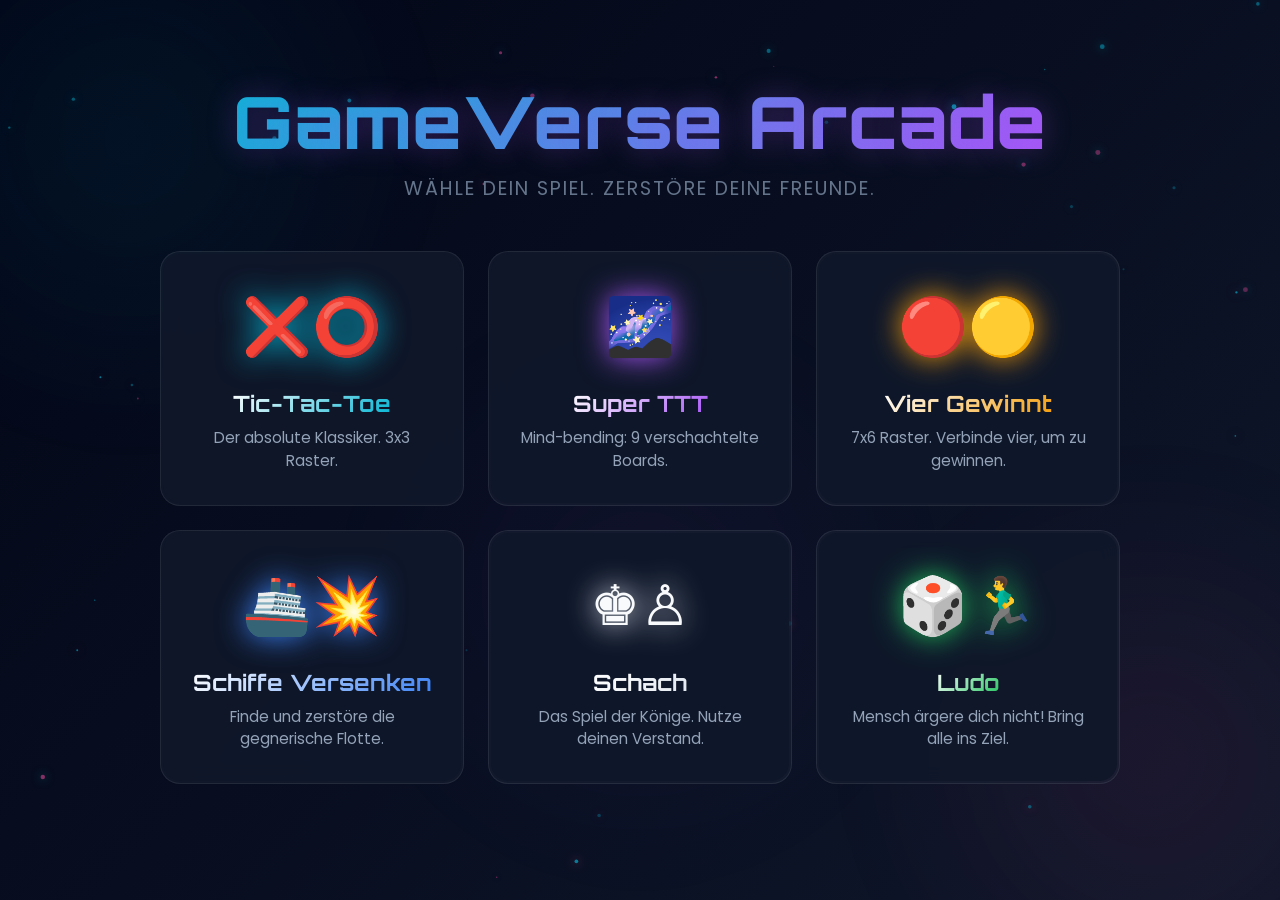
<file: index.html>
<!DOCTYPE html>
<html lang="de">
<head>
    <meta charset="UTF-8">
    <meta name="viewport" content="width=device-width, initial-scale=1.0">
    <title>GameVerse Arcade</title>
    <link href="https://fonts.googleapis.com/css2?family=Orbitron:wght@400;700;900&family=Poppins:wght@300;400;600&display=swap" rel="stylesheet">
    <link rel="stylesheet" href="shared.css">
    <link rel="stylesheet" href="hub.css">
</head>
<body>
    <canvas id="particle-canvas"></canvas>
    
    <div class="ambient-glow cyan"></div>
    <div class="ambient-glow pink"></div>
    <div class="ambient-glow purple"></div>

    <div class="hub-container">
        <h1 class="page-title">GameVerse Arcade</h1>
        <p class="subtitle">Wähle dein Spiel. Zerstöre deine Freunde.</p>

        <div class="game-grid">
            <!-- Normal Tic-Tac-Toe -->
            <a href="tictactoe.html" class="game-card" style="--card-color: #06b6d4;">
                <div class="card-content">
                    <div class="icon">❌⭕</div>
                    <h2>Tic-Tac-Toe</h2>
                    <p>Der absolute Klassiker. 3x3 Raster.</p>
                </div>
                <div class="card-glow"></div>
            </a>

            <!-- Super Tic-Tac-Toe -->
            <a href="super-tictactoe.html" class="game-card" style="--card-color: #a855f7;">
                <div class="card-content">
                    <div class="icon">🌌</div>
                    <h2>Super TTT</h2>
                    <p>Mind-bending: 9 verschachtelte Boards.</p>
                </div>
                <div class="card-glow"></div>
            </a>

            <!-- Vier Gewinnt -->
            <a href="connect4.html" class="game-card" style="--card-color: #f59e0b;">
                <div class="card-content">
                    <div class="icon">🔴🟡</div>
                    <h2>Vier Gewinnt</h2>
                    <p>7x6 Raster. Verbinde vier, um zu gewinnen.</p>
                </div>
                <div class="card-glow"></div>
            </a>

            <!-- Schiffe Versenken -->
            <a href="battleship.html" class="game-card" style="--card-color: #3b82f6;">
                <div class="card-content">
                    <div class="icon">🚢💥</div>
                    <h2>Schiffe Versenken</h2>
                    <p>Finde und zerstöre die gegnerische Flotte.</p>
                </div>
                <div class="card-glow"></div>
            </a>

            <!-- Schach -->
            <a href="chess.html" class="game-card" style="--card-color: #e2e8f0;">
                <div class="card-content">
                    <div class="icon">♚♙</div>
                    <h2>Schach</h2>
                    <p>Das Spiel der Könige. Nutze deinen Verstand.</p>
                </div>
                <div class="card-glow"></div>
            </a>

            <!-- Ludo -->
            <a href="ludo.html" class="game-card" style="--card-color: #22c55e;">
                <div class="card-content">
                    <div class="icon">🎲🏃‍♂️</div>
                    <h2>Ludo</h2>
                    <p>Mensch ärgere dich nicht! Bring alle ins Ziel.</p>
                </div>
                <div class="card-glow"></div>
            </a>
        </div>
    </div>

    <script src="hub.js"></script>
</body>
</html>
</file>
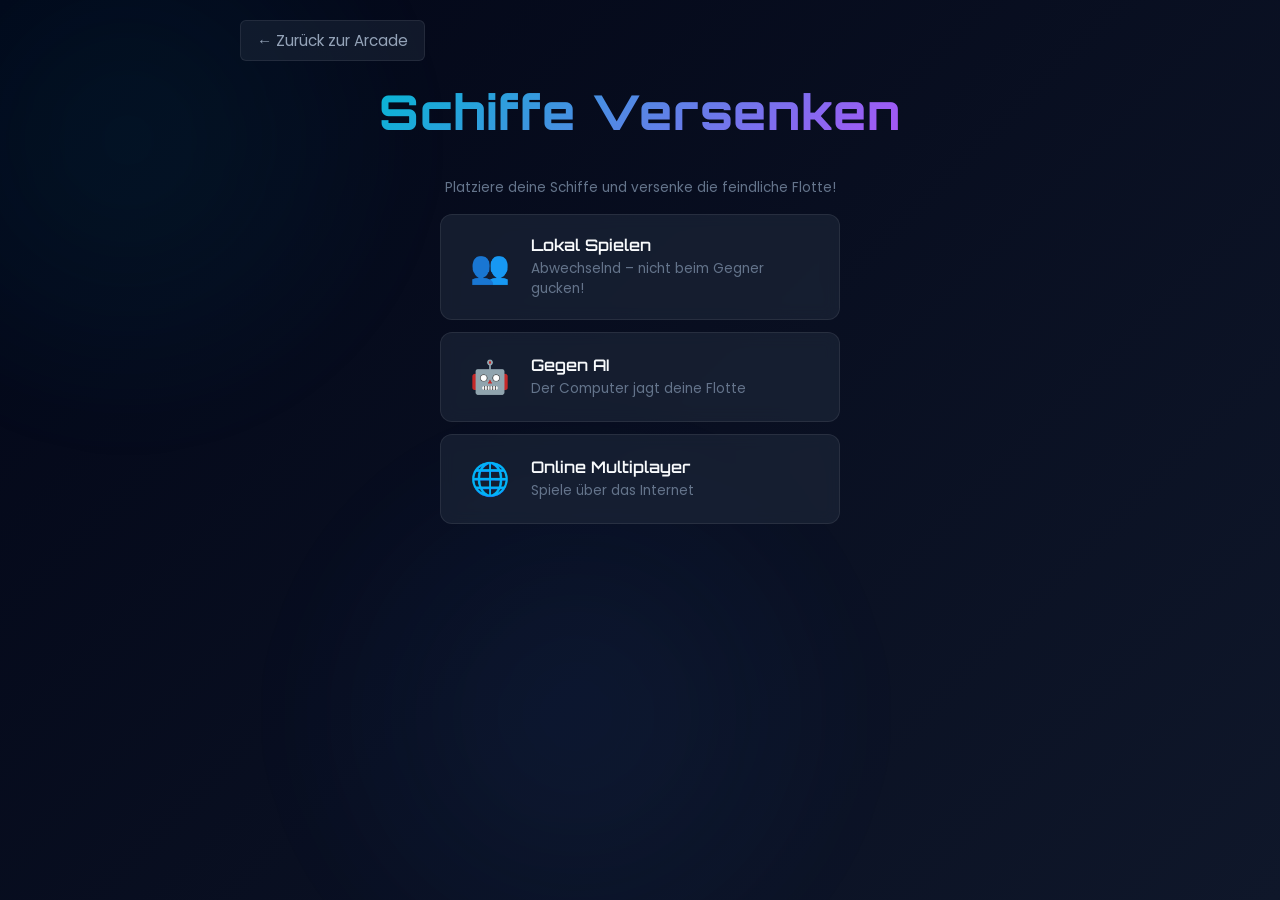
<file: battleship.html>
<!DOCTYPE html>
<html lang="de">
<head>
    <meta charset="UTF-8">
    <meta name="viewport" content="width=device-width, initial-scale=1.0">
    <title>Schiffe Versenken | GameVerse</title>
    <link href="https://fonts.googleapis.com/css2?family=Orbitron:wght@400;700;900&family=Poppins:wght@300;400;600&display=swap" rel="stylesheet">
    <link rel="stylesheet" href="shared.css">
    <link rel="stylesheet" href="battleship.css">
</head>
<body>
    <div class="ambient-glow cyan"></div>
    <div class="ambient-glow blue"></div>

    <!-- View: Mode Select -->
    <div id="view-mode-select" class="view active">
        <button class="btn-back" onclick="goBackToHub()">← Zurück zur Arcade</button>
        <h1 class="page-title">Schiffe Versenken</h1>
        <p class="hint-text">Platziere deine Schiffe und versenke die feindliche Flotte!</p>
        
        <div class="mode-select">
            <div class="mode-card" onclick="startGame('local')">
                <div class="mode-icon">👥</div>
                <div class="mode-info">
                    <h3>Lokal Spielen</h3>
                    <p>Abwechselnd – nicht beim Gegner gucken!</p>
                </div>
            </div>
            <div class="mode-card" onclick="startGame('bot')">
                <div class="mode-icon">🤖</div>
                <div class="mode-info">
                    <h3>Gegen AI</h3>
                    <p>Der Computer jagt deine Flotte</p>
                </div>
            </div>
            <div class="mode-card" onclick="showOnlineLobby()">
                <div class="mode-icon">🌐</div>
                <div class="mode-info">
                    <h3>Online Multiplayer</h3>
                    <p>Spiele über das Internet</p>
                </div>
            </div>
        </div>
    </div>

    <!-- View: Online Lobby -->
    <div id="view-online" class="view">
        <button class="btn-back" onclick="showView('view-mode-select')">← Zurück</button>
        <div class="server-header">
            <h2>Verfügbare Spiele</h2>
            <button class="btn-action" onclick="showCreateServerModal()">+ Erstellen</button>
        </div>
        <div class="server-list" id="server-list-container"></div>
    </div>

    <!-- View: Setup (Place Ships) -->
    <div id="view-setup" class="view">
        <button class="btn-back" onclick="leaveGame()">← Abbrechen</button>
        <h2 class="setup-title">Platziere deine Schiffe</h2>
        <p class="hint-text" id="ship-hint">Klicke auf das Feld, um das Schiff zu platzieren. Drücke R zum Drehen.</p>
        
        <div class="ship-selector" id="ship-selector">
            <!-- Ship buttons populated by JS -->
        </div>

        <div class="bs-grid-container">
            <div class="bs-grid" id="setup-grid">
                <!-- 10x10 generated by JS -->
            </div>
        </div>

        <div class="setup-actions">
            <button class="btn-action" id="btn-random" onclick="randomPlacement()">🎲 Zufällig</button>
            <button class="btn-action" id="btn-ready" onclick="confirmPlacement()" disabled>✅ Fertig</button>
        </div>
    </div>

    <!-- View: Game -->
    <div id="view-game" class="view">
        <button class="btn-back" onclick="leaveGame()">← Aufgeben</button>
        
        <div class="game-status" id="status">
            <span class="player-indicator" id="player-indicator">Dein Zug</span>
            <span class="online-badge" id="online-status"></span>
        </div>

        <div class="bs-dual-grid">
            <div class="bs-grid-wrap">
                <h3 class="grid-label">Gegner</h3>
                <div class="bs-grid enemy-grid" id="enemy-grid">
                    <!-- 10x10 generated by JS -->
                </div>
            </div>
            <div class="bs-grid-wrap">
                <h3 class="grid-label">Dein Feld</h3>
                <div class="bs-grid my-grid" id="my-grid">
                    <!-- 10x10 generated by JS -->
                </div>
            </div>
        </div>
    </div>

    <!-- Modals -->
    <div class="modal-overlay" id="modal-create-server">
        <div class="modal">
            <h2>Spiel Erstellen</h2>
            <div class="input-group"><label>Server Name</label><input type="text" id="input-server-name" placeholder="Mein Flottenspiel"></div>
            <div class="input-group"><label>Passwort (optional)</label><input type="password" id="input-server-pw" placeholder="***"></div>
            <div class="modal-actions">
                <button class="btn-cancel" onclick="hideModals()">Abbrechen</button>
                <button class="btn-action" onclick="createServer()">Erstellen</button>
            </div>
        </div>
    </div>
    <div class="modal-overlay" id="modal-join-server">
        <div class="modal">
            <h2>Beitreten</h2>
            <p id="join-server-name" style="margin-bottom:15px; color:var(--text-secondary);"></p>
            <div class="input-group" id="join-pw-group"><label>Passwort</label><input type="password" id="input-join-pw" placeholder="Passwort eingeben"></div>
            <p id="join-error" style="color:var(--red); font-size:0.9rem; display:none; margin-bottom:10px;"></p>
            <div class="modal-actions">
                <button class="btn-cancel" onclick="hideModals()">Abbrechen</button>
                <button class="btn-action" onclick="joinServerSubmit()">Beitreten</button>
            </div>
        </div>
    </div>
    <div class="modal-overlay" id="modal-endgame">
        <div class="modal">
            <h2 class="win-text" id="winner-text">Du hast gewonnen!</h2>
            <p style="color:var(--text-secondary); margin-bottom: 20px;">Alle Schiffe versenkt!</p>
            <button class="btn-action" onclick="leaveGame(); hideModals();">Zurück zum Menü</button>
        </div>
    </div>
    
    <!-- Pass Screen for Local -->
    <div class="modal-overlay" id="modal-pass-screen">
        <div class="modal">
            <h2 id="pass-title">Spieler 2 ist dran!</h2>
            <p style="color:var(--text-secondary); margin-bottom: 20px;">Gib das Gerät weiter und drücke "Bereit"</p>
            <button class="btn-action" onclick="hideModals(); continueLocalTurn();">Bereit</button>
        </div>
    </div>

    <script src="shared.js"></script>
    <script src="battleship.js"></script>
</body>
</html>
</file>
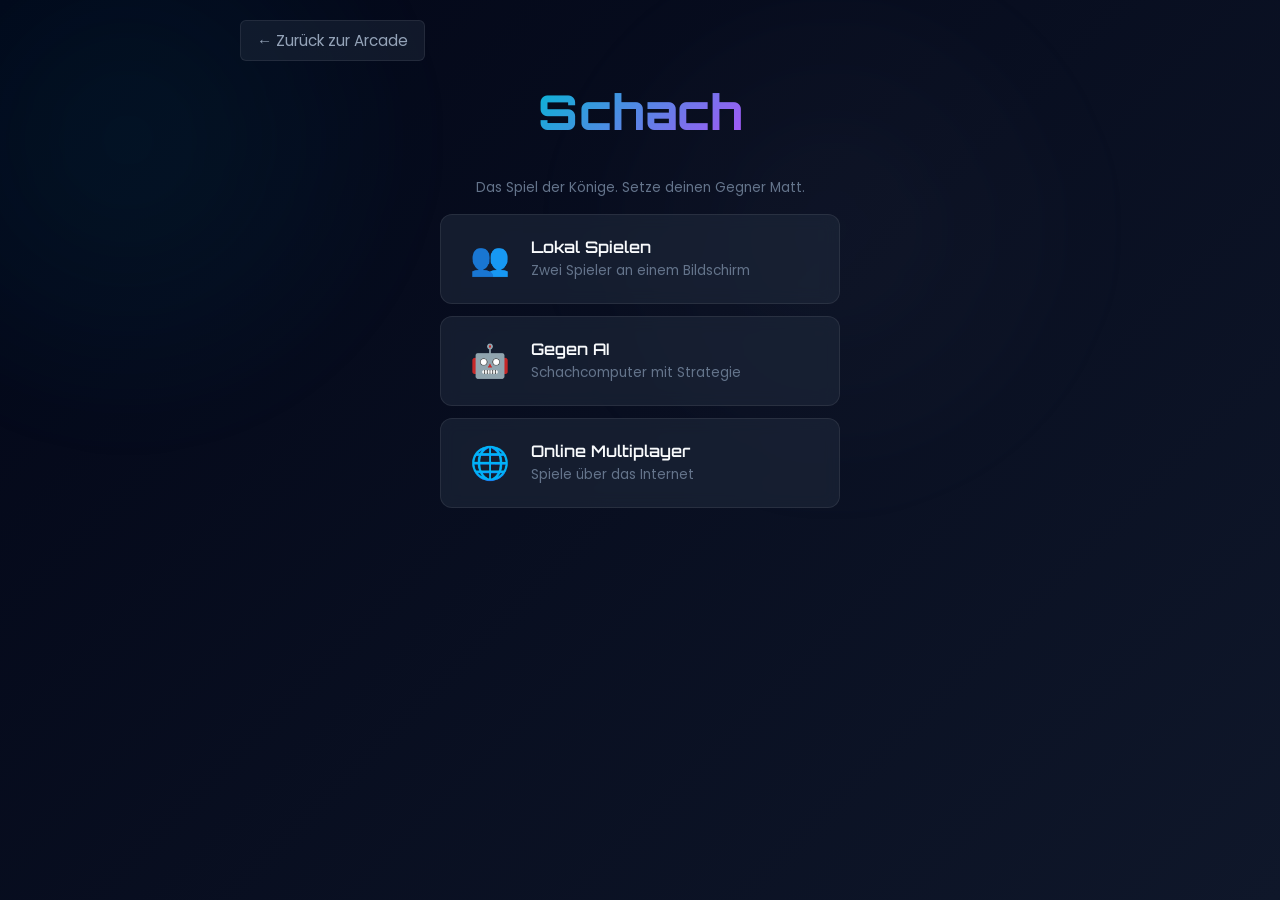
<file: chess.html>
<!DOCTYPE html>
<html lang="de">
<head>
    <meta charset="UTF-8">
    <meta name="viewport" content="width=device-width, initial-scale=1.0">
    <title>Schach | GameVerse</title>
    <link href="https://fonts.googleapis.com/css2?family=Orbitron:wght@400;700;900&family=Poppins:wght@300;400;600&display=swap" rel="stylesheet">
    <link rel="stylesheet" href="shared.css">
    <link rel="stylesheet" href="chess.css">
</head>
<body>
    <div class="ambient-glow white"></div>
    <div class="ambient-glow cyan"></div>

    <!-- View: Mode Select -->
    <div id="view-mode-select" class="view active">
        <button class="btn-back" onclick="goBackToHub()">← Zurück zur Arcade</button>
        <h1 class="page-title">Schach</h1>
        <p class="hint-text">Das Spiel der Könige. Setze deinen Gegner Matt.</p>
        
        <div class="mode-select">
            <div class="mode-card" onclick="startGame('local')">
                <div class="mode-icon">👥</div>
                <div class="mode-info"><h3>Lokal Spielen</h3><p>Zwei Spieler an einem Bildschirm</p></div>
            </div>
            <div class="mode-card" onclick="startGame('bot')">
                <div class="mode-icon">🤖</div>
                <div class="mode-info"><h3>Gegen AI</h3><p>Schachcomputer mit Strategie</p></div>
            </div>
            <div class="mode-card" onclick="showOnlineLobby()">
                <div class="mode-icon">🌐</div>
                <div class="mode-info"><h3>Online Multiplayer</h3><p>Spiele über das Internet</p></div>
            </div>
        </div>
    </div>

    <!-- View: Online Lobby -->
    <div id="view-online" class="view">
        <button class="btn-back" onclick="showView('view-mode-select')">← Zurück</button>
        <div class="server-header">
            <h2>Verfügbare Spiele</h2>
            <button class="btn-action" onclick="showCreateServerModal()">+ Erstellen</button>
        </div>
        <div class="server-list" id="server-list-container"></div>
    </div>

    <!-- View: Game -->
    <div id="view-game" class="view">
        <button class="btn-back" onclick="leaveGame()">← Aufgeben</button>
        
        <div class="game-status" id="status">
            <span class="player-indicator" id="player-indicator">♔ Weiß</span> ist am Zug
            <span class="online-badge" id="online-status"></span>
        </div>

        <div class="chess-board-wrap">
            <div class="chess-board" id="board"></div>
        </div>
        
        <div class="chess-info" id="chess-info"></div>
    </div>

    <!-- Modals -->
    <div class="modal-overlay" id="modal-create-server">
        <div class="modal">
            <h2>Spiel Erstellen</h2>
            <div class="input-group"><label>Server Name</label><input type="text" id="input-server-name" placeholder="Schach Duell"></div>
            <div class="input-group"><label>Passwort (optional)</label><input type="password" id="input-server-pw" placeholder="***"></div>
            <div class="modal-actions">
                <button class="btn-cancel" onclick="hideModals()">Abbrechen</button>
                <button class="btn-action" onclick="createServer()">Erstellen</button>
            </div>
        </div>
    </div>
    <div class="modal-overlay" id="modal-join-server">
        <div class="modal">
            <h2>Beitreten</h2>
            <p id="join-server-name" style="margin-bottom:15px; color:var(--text-secondary);"></p>
            <div class="input-group" id="join-pw-group"><label>Passwort</label><input type="password" id="input-join-pw" placeholder="Passwort eingeben"></div>
            <p id="join-error" style="color:var(--red); font-size:0.9rem; display:none; margin-bottom:10px;"></p>
            <div class="modal-actions">
                <button class="btn-cancel" onclick="hideModals()">Abbrechen</button>
                <button class="btn-action" onclick="joinServerSubmit()">Beitreten</button>
            </div>
        </div>
    </div>
    <div class="modal-overlay" id="modal-endgame">
        <div class="modal">
            <h2 class="win-text" id="winner-text">Schachmatt!</h2>
            <p style="color:var(--text-secondary); margin-bottom: 20px;" id="endgame-sub">Gut gespielt!</p>
            <button class="btn-action" onclick="leaveGame(); hideModals();">Zurück zum Menü</button>
        </div>
    </div>
    <div class="modal-overlay" id="modal-promote">
        <div class="modal">
            <h2>Bauernumwandlung</h2>
            <p style="color:var(--text-secondary); margin-bottom: 15px;">Wähle eine Figur:</p>
            <div class="promote-options" id="promote-options"></div>
        </div>
    </div>

    <script src="shared.js"></script>
    <script src="chess.js"></script>
</body>
</html>
</file>
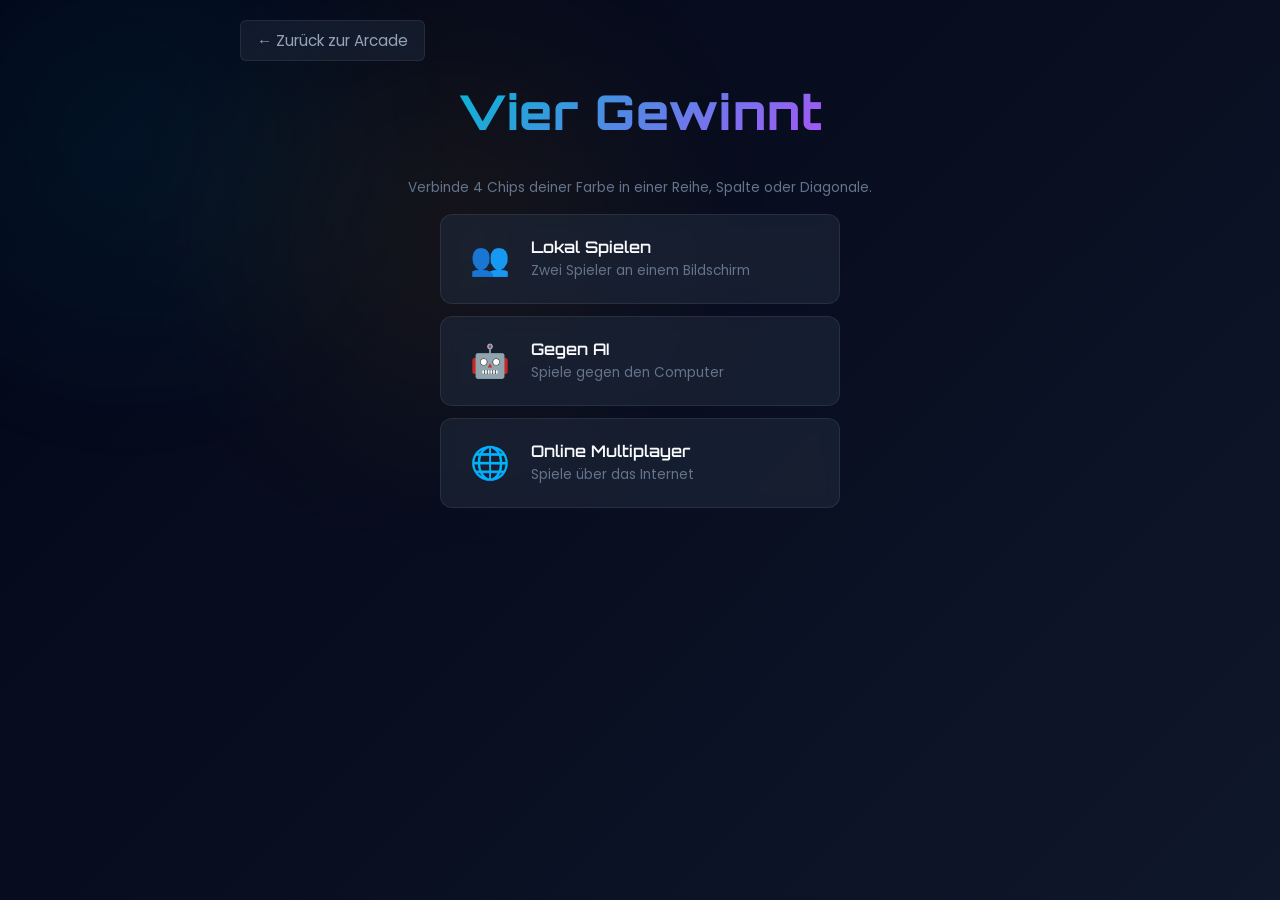
<file: connect4.html>
<!DOCTYPE html>
<html lang="de">
<head>
    <meta charset="UTF-8">
    <meta name="viewport" content="width=device-width, initial-scale=1.0">
    <title>Vier Gewinnt | GameVerse</title>
    <link href="https://fonts.googleapis.com/css2?family=Orbitron:wght@400;700;900&family=Poppins:wght@300;400;600&display=swap" rel="stylesheet">
    <link rel="stylesheet" href="shared.css">
    <link rel="stylesheet" href="connect4.css">
</head>
<body>
    <div class="ambient-glow amber"></div>
    <div class="ambient-glow cyan"></div>

    <!-- View: Mode Select -->
    <div id="view-mode-select" class="view active">
        <button class="btn-back" onclick="goBackToHub()">← Zurück zur Arcade</button>
        <h1 class="page-title">Vier Gewinnt</h1>
        <p class="hint-text">Verbinde 4 Chips deiner Farbe in einer Reihe, Spalte oder Diagonale.</p>
        
        <div class="mode-select">
            <div class="mode-card" onclick="startGame('local')">
                <div class="mode-icon">👥</div>
                <div class="mode-info">
                    <h3>Lokal Spielen</h3>
                    <p>Zwei Spieler an einem Bildschirm</p>
                </div>
            </div>
            <div class="mode-card" onclick="startGame('bot')">
                <div class="mode-icon">🤖</div>
                <div class="mode-info">
                    <h3>Gegen AI</h3>
                    <p>Spiele gegen den Computer</p>
                </div>
            </div>
            <div class="mode-card" onclick="showOnlineLobby()">
                <div class="mode-icon">🌐</div>
                <div class="mode-info">
                    <h3>Online Multiplayer</h3>
                    <p>Spiele über das Internet</p>
                </div>
            </div>
        </div>
    </div>

    <!-- View: Online Lobby -->
    <div id="view-online" class="view">
        <button class="btn-back" onclick="showView('view-mode-select')">← Zurück</button>
        <div class="server-header">
            <h2>Verfügbare Spiele</h2>
            <button class="btn-action" onclick="showCreateServerModal()">+ Erstellen</button>
        </div>
        <div class="server-list" id="server-list-container"></div>
    </div>

    <!-- View: Game -->
    <div id="view-game" class="view">
        <button class="btn-back" onclick="leaveGame()">← Spiel verlassen</button>
        
        <div class="game-status" id="status">
            <span class="player-indicator p1-color" id="player-indicator">🔴 Rot</span> ist am Zug <span class="online-badge" id="online-status"></span>
        </div>

        <div class="c4-board-container">
            <div class="c4-board" id="board">
                <!-- 7 columns with 6 cells each -->
            </div>
        </div>
    </div>

    <!-- Modals (Shared structures) -->
    <div class="modal-overlay" id="modal-create-server">
        <div class="modal">
            <h2>Spiel Erstellen</h2>
            <div class="input-group">
                <label>Server Name</label>
                <input type="text" id="input-server-name" placeholder="Connect4 Server">
            </div>
            <div class="input-group">
                <label>Passwort (optional)</label>
                <input type="password" id="input-server-pw" placeholder="***">
            </div>
            <div class="modal-actions">
                <button class="btn-cancel" onclick="hideModals()">Abbrechen</button>
                <button class="btn-action" onclick="createServer()">Erstellen</button>
            </div>
        </div>
    </div>

    <div class="modal-overlay" id="modal-join-server">
        <div class="modal">
            <h2>Beitreten</h2>
            <p id="join-server-name" style="margin-bottom:15px; color:var(--text-secondary);"></p>
            <div class="input-group" id="join-pw-group">
                <label>Passwort</label>
                <input type="password" id="input-join-pw" placeholder="Passwort eingeben">
            </div>
            <p id="join-error" style="color:var(--red); font-size:0.9rem; display:none; margin-bottom:10px;"></p>
            <div class="modal-actions">
                <button class="btn-cancel" onclick="hideModals()">Abbrechen</button>
                <button class="btn-action" onclick="joinServerSubmit()">Beitreten</button>
            </div>
        </div>
    </div>

    <div class="modal-overlay" id="modal-endgame">
        <div class="modal">
            <h2 class="win-text" id="winner-text">Rot gewinnt!</h2>
            <p style="color:var(--text-secondary); margin-bottom: 20px;">Gut gespielt!</p>
            <button class="btn-action" onclick="leaveGame(); hideModals();">Zurück zum Menü</button>
        </div>
    </div>

    <script src="shared.js"></script>
    <script src="connect4.js"></script>
</body>
</html>
</file>
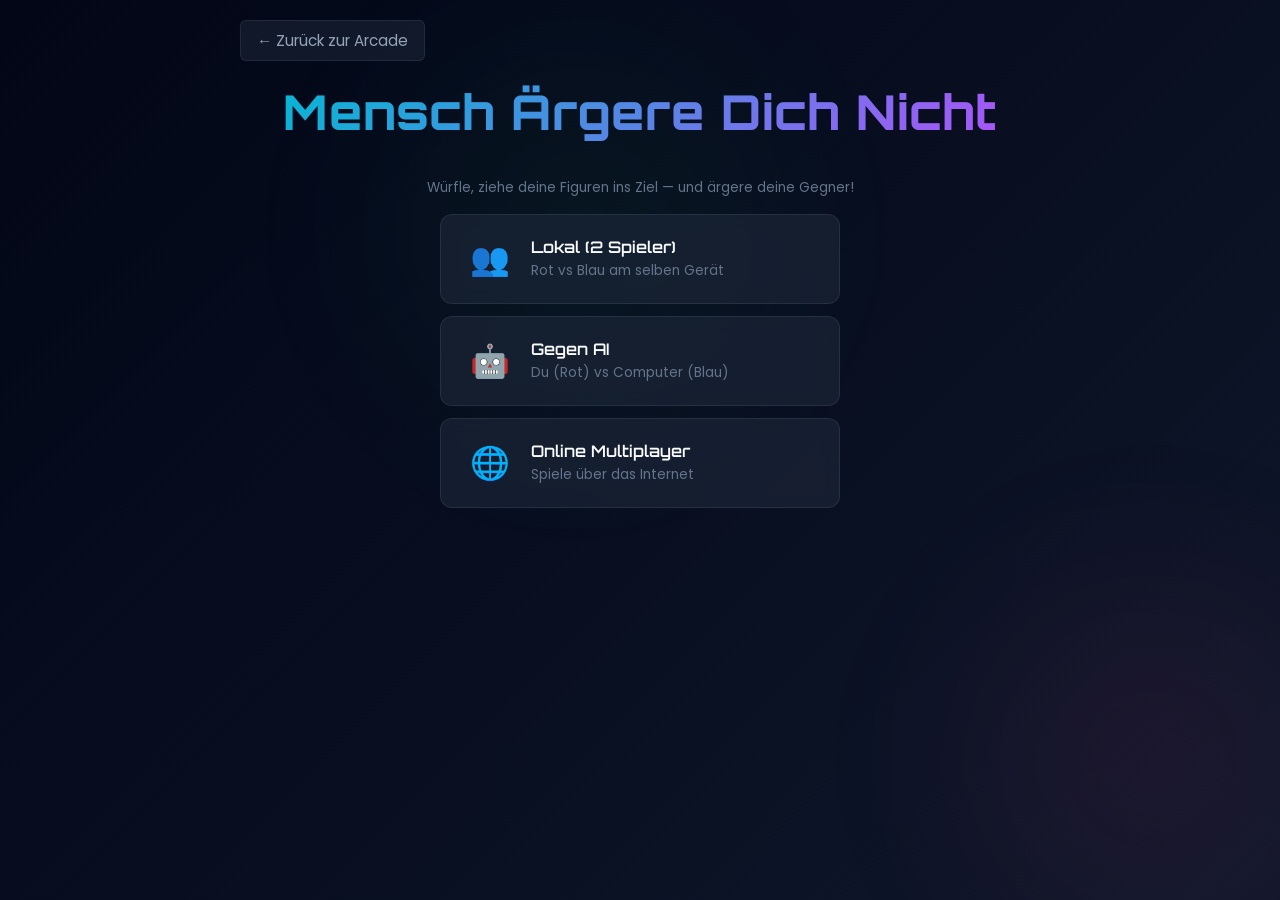
<file: ludo.html>
<!DOCTYPE html>
<html lang="de">
<head>
    <meta charset="UTF-8">
    <meta name="viewport" content="width=device-width, initial-scale=1.0">
    <title>Ludo | GameVerse</title>
    <link href="https://fonts.googleapis.com/css2?family=Orbitron:wght@400;700;900&family=Poppins:wght@300;400;600&display=swap" rel="stylesheet">
    <link rel="stylesheet" href="shared.css">
    <link rel="stylesheet" href="ludo.css">
</head>
<body>
    <div class="ambient-glow green"></div>
    <div class="ambient-glow pink"></div>

    <!-- View: Mode Select -->
    <div id="view-mode-select" class="view active">
        <button class="btn-back" onclick="goBackToHub()">← Zurück zur Arcade</button>
        <h1 class="page-title">Mensch Ärgere Dich Nicht</h1>
        <p class="hint-text">Würfle, ziehe deine Figuren ins Ziel — und ärgere deine Gegner!</p>
        
        <div class="mode-select">
            <div class="mode-card" onclick="startGame('local')">
                <div class="mode-icon">👥</div>
                <div class="mode-info"><h3>Lokal (2 Spieler)</h3><p>Rot vs Blau am selben Gerät</p></div>
            </div>
            <div class="mode-card" onclick="startGame('bot')">
                <div class="mode-icon">🤖</div>
                <div class="mode-info"><h3>Gegen AI</h3><p>Du (Rot) vs Computer (Blau)</p></div>
            </div>
            <div class="mode-card" onclick="showOnlineLobby()">
                <div class="mode-icon">🌐</div>
                <div class="mode-info"><h3>Online Multiplayer</h3><p>Spiele über das Internet</p></div>
            </div>
        </div>
    </div>

    <!-- View: Online Lobby -->
    <div id="view-online" class="view">
        <button class="btn-back" onclick="showView('view-mode-select')">← Zurück</button>
        <div class="server-header">
            <h2>Verfügbare Spiele</h2>
            <button class="btn-action" onclick="showCreateServerModal()">+ Erstellen</button>
        </div>
        <div class="server-list" id="server-list-container"></div>
    </div>

    <!-- View: Game -->
    <div id="view-game" class="view">
        <button class="btn-back" onclick="leaveGame()">← Aufgeben</button>
        
        <div class="game-status" id="status">
            <span class="player-indicator" id="player-indicator">🔴 Rot</span> ist am Zug
            <span class="online-badge" id="online-status"></span>
        </div>

        <div class="ludo-container">
            <canvas id="ludo-canvas" width="520" height="520"></canvas>
        </div>

        <div class="dice-area">
            <div class="dice" id="dice" onclick="rollDice()">🎲</div>
            <p class="dice-result" id="dice-result"></p>
        </div>
        
        <p class="hint-text" id="game-hint">Klicke auf den Würfel zum Würfeln.</p>
    </div>

    <!-- Modals -->
    <div class="modal-overlay" id="modal-create-server">
        <div class="modal">
            <h2>Spiel Erstellen</h2>
            <div class="input-group"><label>Server Name</label><input type="text" id="input-server-name" placeholder="Ludo Party"></div>
            <div class="input-group"><label>Passwort (optional)</label><input type="password" id="input-server-pw" placeholder="***"></div>
            <div class="modal-actions">
                <button class="btn-cancel" onclick="hideModals()">Abbrechen</button>
                <button class="btn-action" onclick="createServer()">Erstellen</button>
            </div>
        </div>
    </div>
    <div class="modal-overlay" id="modal-join-server">
        <div class="modal">
            <h2>Beitreten</h2>
            <p id="join-server-name" style="margin-bottom:15px; color:var(--text-secondary);"></p>
            <div class="input-group" id="join-pw-group"><label>Passwort</label><input type="password" id="input-join-pw"></div>
            <p id="join-error" style="color:var(--red); font-size:0.9rem; display:none; margin-bottom:10px;"></p>
            <div class="modal-actions">
                <button class="btn-cancel" onclick="hideModals()">Abbrechen</button>
                <button class="btn-action" onclick="joinServerSubmit()">Beitreten</button>
            </div>
        </div>
    </div>
    <div class="modal-overlay" id="modal-endgame">
        <div class="modal">
            <h2 class="win-text" id="winner-text">Rot gewinnt!</h2>
            <p style="color:var(--text-secondary); margin-bottom: 20px;">Alle Figuren im Ziel!</p>
            <button class="btn-action" onclick="leaveGame(); hideModals();">Zurück</button>
        </div>
    </div>

    <script src="shared.js"></script>
    <script src="ludo.js"></script>
</body>
</html>
</file>
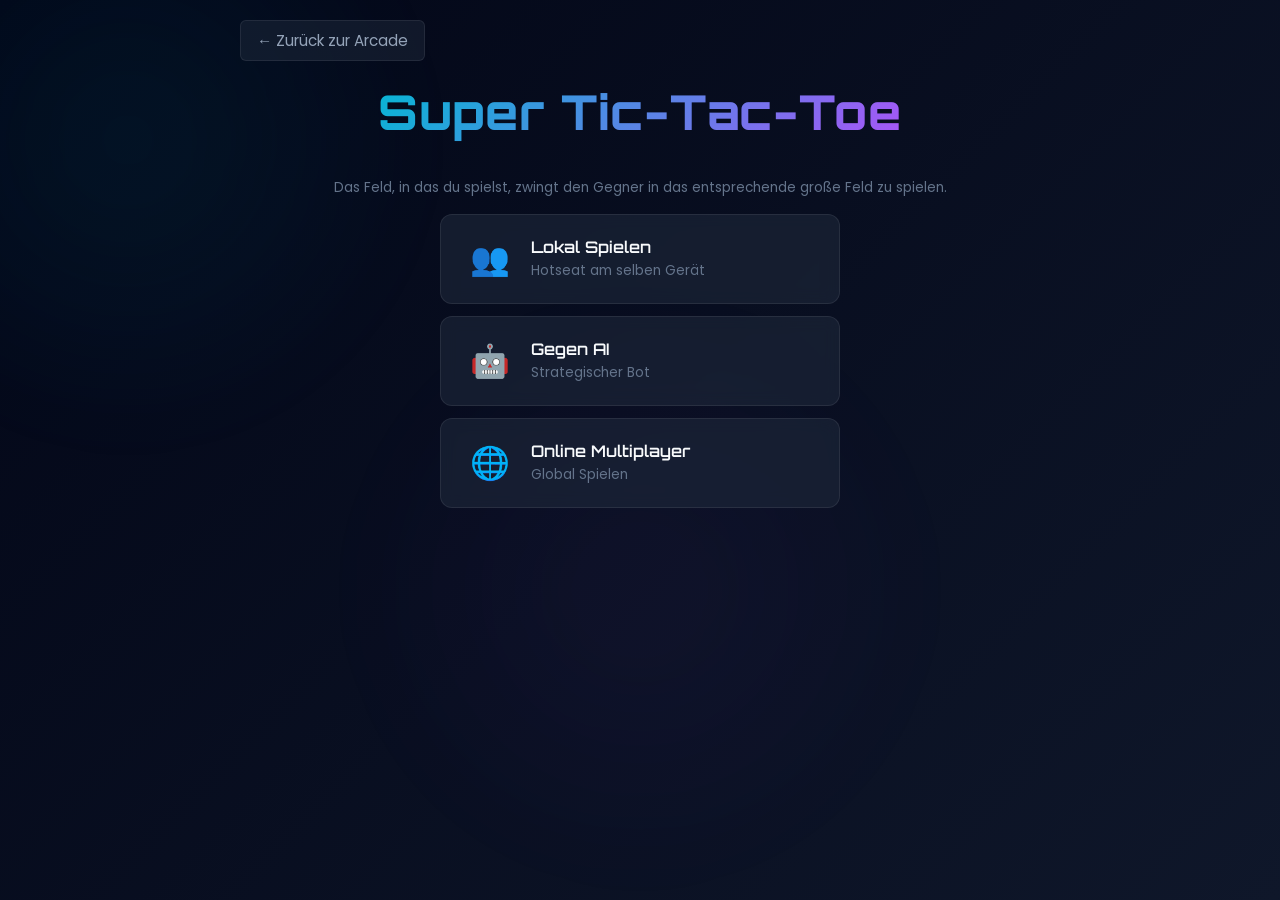
<file: super-tictactoe.html>
<!DOCTYPE html>
<html lang="de">
<head>
    <meta charset="UTF-8">
    <meta name="viewport" content="width=device-width, initial-scale=1.0">
    <title>Super Tic-Tac-Toe | GameVerse</title>
    <link href="https://fonts.googleapis.com/css2?family=Orbitron:wght@400;700;900&family=Poppins:wght@300;400;600&display=swap" rel="stylesheet">
    <link rel="stylesheet" href="shared.css">
    <link rel="stylesheet" href="super-tictactoe.css">
</head>
<body>
    <div class="ambient-glow purple"></div>
    <div class="ambient-glow cyan"></div>

    <!-- View: Mode Select -->
    <div id="view-mode-select" class="view active">
        <button class="btn-back" onclick="goBackToHub()">← Zurück zur Arcade</button>
        <h1 class="page-title">Super Tic-Tac-Toe</h1>
        <p class="hint-text">Das Feld, in das du spielst, zwingt den Gegner in das entsprechende große Feld zu spielen.</p>
        
        <div class="mode-select">
            <div class="mode-card" onclick="startGame('local')">
                <div class="mode-icon">👥</div>
                <div class="mode-info">
                    <h3>Lokal Spielen</h3>
                    <p>Hotseat am selben Gerät</p>
                </div>
            </div>
            <div class="mode-card" onclick="startGame('bot')">
                <div class="mode-icon">🤖</div>
                <div class="mode-info">
                    <h3>Gegen AI</h3>
                    <p>Strategischer Bot</p>
                </div>
            </div>
            <div class="mode-card" onclick="showOnlineLobby()">
                <div class="mode-icon">🌐</div>
                <div class="mode-info">
                    <h3>Online Multiplayer</h3>
                    <p>Global Spielen</p>
                </div>
            </div>
        </div>
    </div>

    <!-- View: Online Lobby -->
    <div id="view-online" class="view">
        <button class="btn-back" onclick="showView('view-mode-select')">← Zurück</button>
        <div class="server-header">
            <h2>Spiele Suchen</h2>
            <button class="btn-action" onclick="showCreateServerModal()">+ Erstellen</button>
        </div>
        <div class="server-list" id="server-list-container"></div>
    </div>

    <!-- View: Game -->
    <div id="view-game" class="view">
        <button class="btn-back" onclick="leaveGame()">← Aufgeben</button>
        
        <div class="game-status" id="status">
            <span class="player-indicator" id="player-indicator">X</span> ist am Zug <span class="online-badge" id="online-status"></span>
        </div>

        <div class="macro-board" id="board"></div>
        
        <p class="hint-text" style="margin-top: 15px;">
            Das gespielte kleine Feld bestimmt das nächste große Feld.
        </p>
    </div>

    <!-- Modals (Shared structures) -->
    <div class="modal-overlay" id="modal-create-server">
        <div class="modal">
            <h2>Spiel Erstellen</h2>
            <div class="input-group">
                <label>Server Name</label>
                <input type="text" id="input-server-name" placeholder="Super Spiel">
            </div>
            <div class="input-group">
                <label>Passwort (optional)</label>
                <input type="password" id="input-server-pw" placeholder="***">
            </div>
            <div class="modal-actions">
                <button class="btn-cancel" onclick="hideModals()">Abbrechen</button>
                <button class="btn-action" onclick="createServer()">Erstellen</button>
            </div>
        </div>
    </div>

    <div class="modal-overlay" id="modal-join-server">
        <div class="modal">
            <h2>Beitreten</h2>
            <p id="join-server-name" style="margin-bottom:15px; color:var(--text-secondary);"></p>
            <div class="input-group" id="join-pw-group">
                <label>Passwort</label>
                <input type="password" id="input-join-pw" placeholder="Passwort eingeben">
            </div>
            <p id="join-error" style="color:var(--red); font-size:0.9rem; display:none; margin-bottom:10px;"></p>
            <div class="modal-actions">
                <button class="btn-cancel" onclick="hideModals()">Abbrechen</button>
                <button class="btn-action" onclick="joinServerSubmit()">Beitreten</button>
            </div>
        </div>
    </div>

    <div class="modal-overlay" id="modal-endgame">
        <div class="modal">
            <h2 class="win-text" id="winner-text">Spieler X gewinnt!</h2>
            <p style="color:var(--text-secondary); margin-bottom: 20px;">Gut gespielt!</p>
            <button class="btn-action" onclick="leaveGame(); hideModals();">Zurück zum Menü</button>
        </div>
    </div>

    <script src="shared.js"></script>
    <script src="super-tictactoe.js"></script>
</body>
</html>
</file>
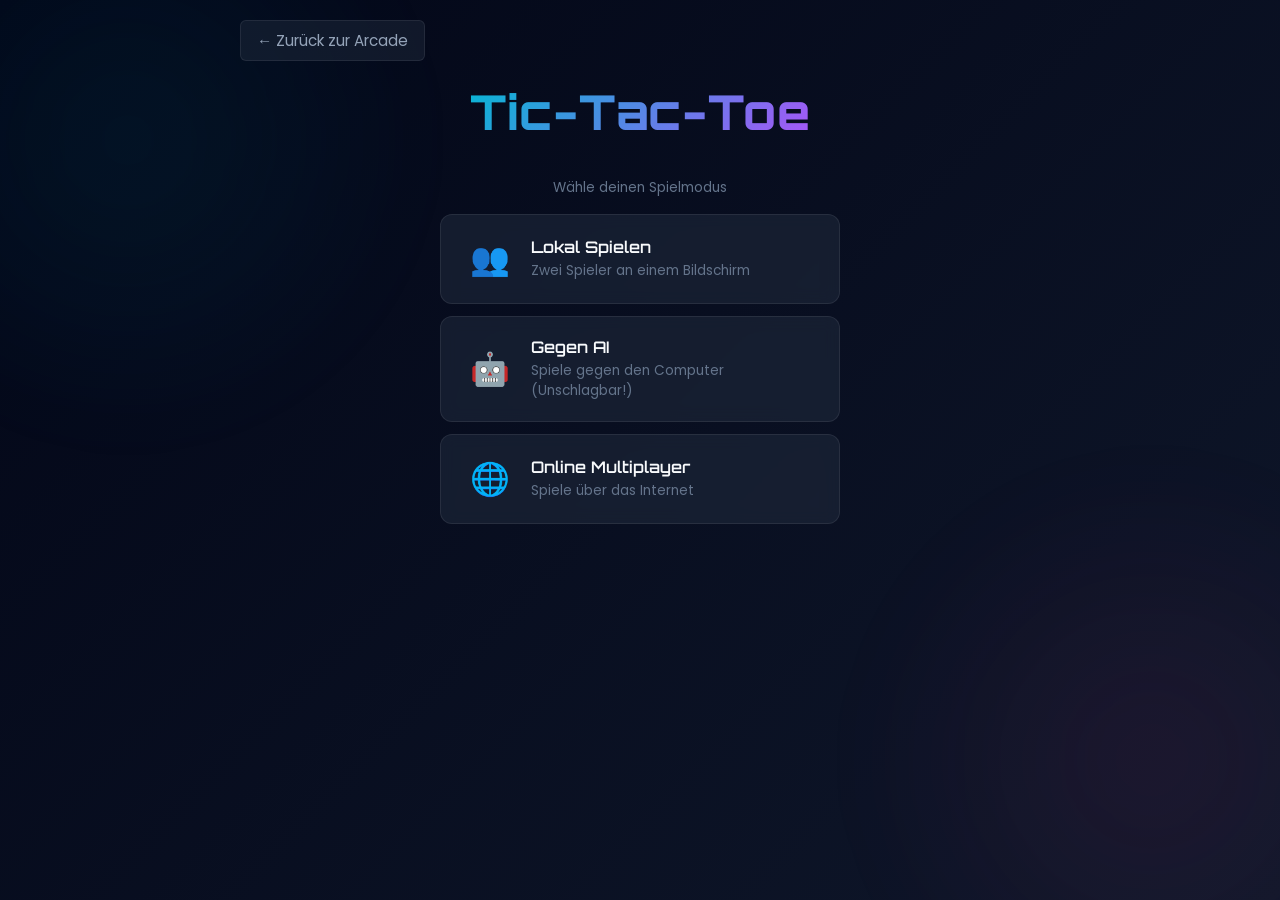
<file: tictactoe.html>
<!DOCTYPE html>
<html lang="de">
<head>
    <meta charset="UTF-8">
    <meta name="viewport" content="width=device-width, initial-scale=1.0">
    <title>Tic-Tac-Toe | GameVerse</title>
    <link href="https://fonts.googleapis.com/css2?family=Orbitron:wght@400;700;900&family=Poppins:wght@300;400;600&display=swap" rel="stylesheet">
    <link rel="stylesheet" href="shared.css">
    <link rel="stylesheet" href="tictactoe.css">
</head>
<body>
    <div class="ambient-glow cyan"></div>
    <div class="ambient-glow pink"></div>

    <!-- View: Mode Select (Shown by default on load) -->
    <div id="view-mode-select" class="view active">
        <button class="btn-back" onclick="goBackToHub()">← Zurück zur Arcade</button>
        <h1 class="page-title">Tic-Tac-Toe</h1>
        <p class="hint-text">Wähle deinen Spielmodus</p>
        
        <div class="mode-select">
            <div class="mode-card" onclick="startGame('local')">
                <div class="mode-icon">👥</div>
                <div class="mode-info">
                    <h3>Lokal Spielen</h3>
                    <p>Zwei Spieler an einem Bildschirm</p>
                </div>
            </div>
            <div class="mode-card" onclick="startGame('bot')">
                <div class="mode-icon">🤖</div>
                <div class="mode-info">
                    <h3>Gegen AI</h3>
                    <p>Spiele gegen den Computer (Unschlagbar!)</p>
                </div>
            </div>
            <div class="mode-card" onclick="showOnlineLobby()">
                <div class="mode-icon">🌐</div>
                <div class="mode-info">
                    <h3>Online Multiplayer</h3>
                    <p>Spiele über das Internet</p>
                </div>
            </div>
        </div>
    </div>

    <!-- View: Online Lobby -->
    <div id="view-online" class="view">
        <button class="btn-back" onclick="showView('view-mode-select')">← Zurück</button>
        <div class="server-header">
            <h2>Verfügbare Spiele</h2>
            <button class="btn-action" onclick="showCreateServerModal()">+ Erstellen</button>
        </div>
        <div class="server-list" id="server-list-container">
            <!-- Populated via JS -->
        </div>
    </div>

    <!-- View: Game -->
    <div id="view-game" class="view">
        <button class="btn-back" onclick="leaveGame()">← Spiel verlassen</button>
        
        <div class="game-status" id="status">
            <span class="player-indicator" id="player-indicator">X</span> ist am Zug <span class="online-badge" id="online-status"></span>
        </div>

        <div class="ttt-board" id="board">
            <!-- 9 Cells populated via JS -->
        </div>
    </div>

    <!-- Modals (Shared structures) -->
    <div class="modal-overlay" id="modal-create-server">
        <div class="modal">
            <h2>Spiel Erstellen</h2>
            <div class="input-group">
                <label>Server Name</label>
                <input type="text" id="input-server-name" placeholder="Mein Epic Server">
            </div>
            <div class="input-group">
                <label>Passwort (optional)</label>
                <input type="password" id="input-server-pw" placeholder="***">
            </div>
            <div class="modal-actions">
                <button class="btn-cancel" onclick="hideModals()">Abbrechen</button>
                <button class="btn-action" onclick="createServer()">Erstellen</button>
            </div>
        </div>
    </div>

    <div class="modal-overlay" id="modal-join-server">
        <div class="modal">
            <h2>Beitreten</h2>
            <p id="join-server-name" style="margin-bottom:15px; color:var(--text-secondary);"></p>
            <div class="input-group" id="join-pw-group">
                <label>Passwort</label>
                <input type="password" id="input-join-pw" placeholder="Passwort eingeben">
            </div>
            <p id="join-error" style="color:var(--red); font-size:0.9rem; display:none; margin-bottom:10px;"></p>
            <div class="modal-actions">
                <button class="btn-cancel" onclick="hideModals()">Abbrechen</button>
                <button class="btn-action" onclick="joinServerSubmit()">Beitreten</button>
            </div>
        </div>
    </div>

    <div class="modal-overlay" id="modal-endgame">
        <div class="modal">
            <h2 class="win-text" id="winner-text">Spieler X gewinnt!</h2>
            <p style="color:var(--text-secondary); margin-bottom: 20px;">Gut gespielt!</p>
            <button class="btn-action" onclick="leaveGame(); hideModals();">Zurück zum Menü</button>
        </div>
    </div>

    <script src="shared.js"></script>
    <script src="tictactoe.js"></script>
</body>
</html>
</file>
<file: shared.css>
/* ═══════════════════════════════════════════════
   GAMEVERSE ARCADE — Shared Design System
   ═══════════════════════════════════════════════ */

@import url('https://fonts.googleapis.com/css2?family=Orbitron:wght@400;500;600;700;800;900&family=Poppins:wght@300;400;500;600;700&family=Inter:wght@300;400;500;600&display=swap');

:root {
    /* Core Colors */
    --bg-primary: #020617;
    --bg-secondary: #0f172a;
    --bg-card: rgba(30, 41, 59, 0.5);
    --bg-cell: rgba(15, 23, 42, 0.8);
    --bg-hover: rgba(51, 65, 85, 0.8);

    /* Accent Colors */
    --cyan: #06b6d4;
    --pink: #ec4899;
    --purple: #a855f7;
    --blue: #3b82f6;
    --green: #22c55e;
    --amber: #f59e0b;
    --red: #ef4444;

    /* Player Colors */
    --p1-color: #06b6d4;
    --p2-color: #ec4899;
    --p1-glow: 0 0 15px #06b6d4;
    --p2-glow: 0 0 15px #ec4899;

    /* Text */
    --text-primary: #f8fafc;
    --text-secondary: #94a3b8;
    --text-muted: #64748b;

    /* Misc */
    --border-subtle: rgba(255,255,255,0.08);
    --border-light: rgba(255,255,255,0.15);
    --radius-sm: 6px;
    --radius-md: 12px;
    --radius-lg: 20px;
    --radius-xl: 28px;
    --shadow-lg: 0 25px 50px -12px rgba(0,0,0,0.5);
    --shadow-glow: 0 0 30px rgba(6,182,212,0.15);
    --transition: all 0.3s cubic-bezier(0.4, 0, 0.2, 1);
}

/* ── Reset ── */
*, *::before, *::after { box-sizing: border-box; margin: 0; padding: 0; }

html {
    background-color: var(--bg-primary);
    min-height: 100%;
    scroll-behavior: smooth;
}

body {
    font-family: 'Poppins', 'Inter', sans-serif;
    background: linear-gradient(135deg, var(--bg-primary) 0%, var(--bg-secondary) 100%);
    background-attachment: fixed;
    color: var(--text-primary);
    min-height: 100vh;
    min-height: 100dvh;
    display: flex;
    flex-direction: column;
    align-items: center;
    overflow-x: hidden;
    user-select: none;
    padding: 20px;
    position: relative;
}

/* ── Ambient Glow ── */
.ambient-glow {
    position: fixed;
    width: 50vw; height: 50vw;
    border-radius: 50%;
    pointer-events: none;
    z-index: 0;
    filter: blur(40px);
    opacity: 0.6;
}
.ambient-glow.cyan {
    background: radial-gradient(circle, rgba(6,182,212,0.12) 0%, transparent 70%);
    top: -20vh; left: -15vw;
    animation: float-slow 20s ease-in-out infinite;
}
.ambient-glow.pink {
    background: radial-gradient(circle, rgba(236,72,153,0.12) 0%, transparent 70%);
    bottom: -20vh; right: -15vw;
    animation: float-slow 25s ease-in-out infinite reverse;
}
.ambient-glow.purple {
    background: radial-gradient(circle, rgba(168,85,247,0.08) 0%, transparent 70%);
    top: 30vh; left: 50%;
    transform: translateX(-50%);
    animation: float-slow 30s ease-in-out infinite;
}
@keyframes float-slow {
    0%, 100% { transform: translate(0, 0); }
    25% { transform: translate(30px, -20px); }
    50% { transform: translate(-20px, 30px); }
    75% { transform: translate(20px, 20px); }
}

/* ── Page Title ── */
.page-title {
    font-family: 'Orbitron', sans-serif;
    font-size: clamp(1.8rem, 6vw, 3rem);
    font-weight: 800;
    text-align: center;
    background: linear-gradient(135deg, var(--cyan), var(--purple), var(--pink));
    background-size: 200% 200%;
    -webkit-background-clip: text;
    -webkit-text-fill-color: transparent;
    background-clip: text;
    animation: gradient-shift 4s ease infinite;
    margin-bottom: 1.5rem;
    letter-spacing: 1px;
    position: relative;
    z-index: 10;
}
@keyframes gradient-shift {
    0%, 100% { background-position: 0% 50%; }
    50% { background-position: 100% 50%; }
}

/* ── Views ── */
.view {
    display: none;
    flex-direction: column;
    align-items: center;
    width: 100%;
    max-width: 800px;
    z-index: 10;
    animation: view-enter 0.5s cubic-bezier(0.34, 1.56, 0.64, 1);
}
.view.active { display: flex; }

@keyframes view-enter {
    from { opacity: 0; transform: translateY(20px) scale(0.98); }
    to { opacity: 1; transform: translateY(0) scale(1); }
}

/* ── Buttons ── */
.btn-main {
    background: rgba(30, 41, 59, 0.7);
    border: 1px solid var(--border-subtle);
    color: white;
    padding: 16px 40px;
    font-size: 1.1rem;
    font-family: 'Orbitron', sans-serif;
    font-weight: 500;
    border-radius: var(--radius-md);
    cursor: pointer;
    transition: var(--transition);
    width: 100%;
    max-width: 320px;
    margin-bottom: 0.8rem;
    text-align: center;
    backdrop-filter: blur(10px);
    position: relative;
    overflow: hidden;
}
.btn-main::before {
    content: '';
    position: absolute;
    inset: 0;
    background: linear-gradient(135deg, rgba(6,182,212,0.08), rgba(168,85,247,0.08));
    opacity: 0;
    transition: opacity 0.3s;
}
.btn-main:hover::before { opacity: 1; }
.btn-main:hover {
    transform: translateY(-3px);
    box-shadow: 0 12px 24px rgba(0,0,0,0.3), 0 0 20px rgba(6,182,212,0.15);
    border-color: var(--cyan);
}
.btn-main:active { transform: translateY(-1px); }

.btn-action {
    background: linear-gradient(135deg, var(--cyan), var(--blue));
    color: white;
    border: none;
    padding: 10px 22px;
    border-radius: var(--radius-sm);
    cursor: pointer;
    font-weight: 600;
    font-family: 'Poppins', sans-serif;
    transition: var(--transition);
    position: relative;
    overflow: hidden;
}
.btn-action::after {
    content: '';
    position: absolute;
    inset: 0;
    background: linear-gradient(135deg, rgba(255,255,255,0.15), transparent);
    opacity: 0;
    transition: opacity 0.3s;
}
.btn-action:hover {
    box-shadow: 0 0 20px var(--cyan);
    transform: translateY(-2px);
}
.btn-action:hover::after { opacity: 1; }

.btn-back {
    align-self: flex-start;
    background: rgba(30, 41, 59, 0.5);
    border: 1px solid var(--border-subtle);
    color: var(--text-secondary);
    cursor: pointer;
    font-size: 0.95rem;
    font-family: 'Poppins', sans-serif;
    margin-bottom: 20px;
    padding: 8px 16px;
    border-radius: var(--radius-sm);
    transition: var(--transition);
    z-index: 10;
}
.btn-back:hover {
    color: white;
    border-color: var(--cyan);
    background: rgba(6,182,212,0.1);
}

.btn-icon {
    width: 42px; height: 42px;
    border-radius: 50%;
    border: 1px solid var(--border-subtle);
    background: rgba(30, 41, 59, 0.6);
    color: var(--text-secondary);
    display: flex;
    align-items: center;
    justify-content: center;
    cursor: pointer;
    transition: var(--transition);
    font-size: 1.2rem;
}
.btn-icon:hover {
    border-color: var(--cyan);
    color: var(--cyan);
    box-shadow: 0 0 15px rgba(6,182,212,0.2);
}

/* ── Mode Selection ── */
.mode-select {
    display: flex;
    flex-direction: column;
    gap: 12px;
    width: 100%;
    max-width: 400px;
    margin-top: 1rem;
}

.mode-card {
    background: rgba(30, 41, 59, 0.6);
    border: 1px solid var(--border-subtle);
    border-radius: var(--radius-md);
    padding: 20px 24px;
    cursor: pointer;
    transition: var(--transition);
    display: flex;
    align-items: center;
    gap: 16px;
    backdrop-filter: blur(8px);
}
.mode-card:hover {
    border-color: var(--cyan);
    transform: translateX(8px);
    box-shadow: -4px 0 20px rgba(6,182,212,0.15);
    background: rgba(6,182,212,0.05);
}
.mode-card .mode-icon {
    font-size: 2rem;
    width: 50px;
    text-align: center;
    flex-shrink: 0;
}
.mode-card .mode-info h3 {
    font-family: 'Orbitron', sans-serif;
    font-size: 1rem;
    font-weight: 600;
    margin-bottom: 4px;
}
.mode-card .mode-info p {
    font-size: 0.85rem;
    color: var(--text-muted);
}

/* ── Server Lobby ── */
.server-header {
    display: flex;
    justify-content: space-between;
    align-items: center;
    width: 100%;
    margin-bottom: 15px;
}
.server-header h2 {
    font-family: 'Orbitron', sans-serif;
    font-size: 1.2rem;
}

.server-list {
    width: 100%;
    background: rgba(15,23,42,0.6);
    border-radius: var(--radius-md);
    padding: 10px;
    max-height: 400px;
    overflow-y: auto;
    border: 1px solid var(--border-subtle);
}

.server-item {
    display: flex;
    justify-content: space-between;
    align-items: center;
    padding: 14px 16px;
    border-bottom: 1px solid var(--border-subtle);
    border-radius: var(--radius-sm);
    transition: background 0.2s;
}
.server-item:last-child { border-bottom: none; }
.server-item:hover { background: rgba(6,182,212,0.04); }
.server-info h3 { margin-bottom: 4px; color: var(--cyan); font-size: 1rem; }
.server-info p { font-size: 0.85rem; color: var(--text-muted); }
.empty-state { text-align: center; color: var(--text-muted); padding: 30px 20px; font-style: italic; }

/* ── Input Groups ── */
.input-group { margin-bottom: 15px; width: 100%; text-align: left; }
.input-group label {
    display: block;
    margin-bottom: 6px;
    color: #cbd5e1;
    font-size: 0.85rem;
    font-weight: 500;
}
.input-group input {
    width: 100%;
    padding: 12px 16px;
    border-radius: var(--radius-sm);
    border: 1px solid var(--border-light);
    background: rgba(0,0,0,0.3);
    color: white;
    font-family: 'Poppins', sans-serif;
    font-size: 0.95rem;
    transition: border-color 0.3s;
}
.input-group input:focus {
    outline: none;
    border-color: var(--cyan);
    box-shadow: 0 0 0 3px rgba(6,182,212,0.15);
}

/* ── Status Bar ── */
.game-status {
    font-size: 1.1rem;
    font-weight: 600;
    display: flex;
    align-items: center;
    justify-content: center;
    gap: 10px;
    margin-bottom: 1rem;
    z-index: 10;
    padding: 8px 20px;
    background: rgba(30, 41, 59, 0.4);
    border-radius: var(--radius-lg);
    border: 1px solid var(--border-subtle);
    backdrop-filter: blur(8px);
}
.game-status .player-indicator {
    font-family: 'Orbitron', sans-serif;
    font-size: 1.3rem;
    font-weight: 700;
}
.game-status .online-badge {
    font-size: 0.8rem;
    color: var(--text-muted);
    font-weight: normal;
    margin-left: 6px;
}

/* ── Modals ── */
.modal-overlay {
    position: fixed;
    inset: 0;
    background: rgba(2,6,23,0.85);
    backdrop-filter: blur(12px);
    display: flex;
    align-items: center;
    justify-content: center;
    z-index: 100;
    opacity: 0;
    pointer-events: none;
    transition: opacity 0.3s;
}
.modal-overlay.active { opacity: 1; pointer-events: auto; }

.modal {
    background: rgba(30,41,59,0.95);
    padding: 2.5rem;
    border-radius: var(--radius-lg);
    border: 1px solid var(--border-light);
    text-align: center;
    transform: scale(0.85) translateY(20px);
    transition: all 0.4s cubic-bezier(0.34, 1.56, 0.64, 1);
    box-shadow: var(--shadow-lg), 0 0 60px rgba(6,182,212,0.08);
    width: 90%;
    max-width: 420px;
}
.modal-overlay.active .modal { transform: scale(1) translateY(0); }
.modal h2 {
    margin-bottom: 1.5rem;
    font-family: 'Orbitron', sans-serif;
    color: white;
    font-size: 1.3rem;
}
.modal-actions {
    display: flex;
    justify-content: space-between;
    gap: 12px;
    margin-top: 20px;
}
.modal-actions .btn-cancel {
    background: transparent;
    border: 1px solid var(--text-muted);
    color: var(--text-secondary);
    padding: 10px 22px;
    border-radius: var(--radius-sm);
    cursor: pointer;
    font-weight: 500;
    font-family: 'Poppins', sans-serif;
    transition: var(--transition);
}
.modal-actions .btn-cancel:hover {
    border-color: var(--text-primary);
    color: var(--text-primary);
}

/* ── Win Text ── */
.win-text {
    font-size: 2.2rem;
    font-family: 'Orbitron', sans-serif;
    font-weight: 800;
    background: linear-gradient(135deg, var(--cyan), var(--blue));
    -webkit-background-clip: text;
    -webkit-text-fill-color: transparent;
    background-clip: text;
}

/* ── Helper Text ── */
.hint-text {
    color: var(--text-muted);
    font-size: 0.85rem;
    text-align: center;
    margin-top: 12px;
    z-index: 10;
}

/* ── Loading Spinner ── */
.spinner {
    width: 28px; height: 28px;
    border: 3px solid var(--border-subtle);
    border-top-color: var(--cyan);
    border-radius: 50%;
    animation: spin 0.8s linear infinite;
    margin: 20px auto;
}
@keyframes spin { to { transform: rotate(360deg); } }

/* ── Animations ── */
@keyframes bounceIn {
    0% { transform: scale(0.3); opacity: 0; }
    50% { transform: scale(1.15); }
    70% { transform: scale(0.95); }
    100% { transform: scale(1); opacity: 1; }
}
@keyframes slideUp {
    from { opacity: 0; transform: translateY(30px); }
    to { opacity: 1; transform: translateY(0); }
}
@keyframes pulse {
    0%, 100% { opacity: 1; }
    50% { opacity: 0.6; }
}
@keyframes shake {
    0%, 100% { transform: translateX(0); }
    20% { transform: translateX(-6px); }
    40% { transform: translateX(6px); }
    60% { transform: translateX(-4px); }
    80% { transform: translateX(4px); }
}

/* ── Responsive ── */
@media (max-width: 600px) {
    body { padding: 12px; }
    .page-title { margin-bottom: 1rem; }
    .btn-main { padding: 12px 24px; font-size: 0.95rem; }
    .modal { padding: 1.5rem; }
    .mode-card { padding: 14px 16px; }
    .game-status { padding: 6px 14px; font-size: 0.95rem; }
}

@media (max-width: 400px) {
    body { padding: 8px; }
    .btn-main { padding: 10px 16px; font-size: 0.9rem; max-width: 280px; }
    .modal { padding: 1.2rem; border-radius: var(--radius-md); }
}
</file>
<file: hub.css>
/* ═══════════════════════════════════════════════
   HUB MENU SPECIFIC STYLES
   ═══════════════════════════════════════════════ */

body {
    overflow-y: auto; /* Allow scrolling on hub if needed */
}

#particle-canvas {
    position: fixed;
    top: 0;
    left: 0;
    width: 100vw;
    height: 100vh;
    z-index: 1;
    pointer-events: none;
}

.hub-container {
    position: relative;
    z-index: 10;
    display: flex;
    flex-direction: column;
    align-items: center;
    width: 100%;
    max-width: 1000px;
    padding: 20px;
    margin-top: 4vh;
}

.page-title {
    font-size: clamp(2.5rem, 8vw, 4.5rem);
    margin-bottom: 0.5rem;
    text-shadow: 0 0 30px rgba(168,85,247,0.3);
}

.subtitle {
    color: var(--text-muted);
    font-size: clamp(1rem, 3vw, 1.2rem);
    margin-bottom: 3rem;
    text-align: center;
    letter-spacing: 2px;
    text-transform: uppercase;
}

.game-grid {
    display: grid;
    grid-template-columns: repeat(auto-fit, minmax(280px, 1fr));
    gap: 24px;
    width: 100%;
}

.game-card {
    position: relative;
    background: rgba(30, 41, 59, 0.4);
    border: 1px solid var(--border-subtle);
    border-radius: var(--radius-lg);
    padding: 2px; /* For fancy border effect */
    text-decoration: none;
    color: inherit;
    transition: transform 0.1s;
    transform-style: preserve-3d;
    backdrop-filter: blur(10px);
    overflow: hidden;
    min-height: 200px;
    display: flex;
}

.game-card::before {
    content: '';
    position: absolute;
    inset: 0;
    background: radial-gradient(800px circle at var(--mouse-x) var(--mouse-y), rgba(255,255,255,0.06), transparent 40%);
    z-index: 3;
    opacity: 0;
    transition: opacity 0.5s;
}

.game-card:hover::before {
    opacity: 1;
}

.card-content {
    background: rgba(15, 23, 42, 0.9);
    border-radius: calc(var(--radius-lg) - 2px);
    padding: 30px 24px;
    width: 100%;
    height: 100%;
    display: flex;
    flex-direction: column;
    align-items: center;
    text-align: center;
    z-index: 2;
    position: relative;
}

.card-glow {
    position: absolute;
    inset: 0;
    background: var(--card-color);
    opacity: 0;
    filter: blur(30px);
    z-index: 1;
    transition: opacity 0.3s;
}

.game-card:hover .card-glow {
    opacity: 0.15;
}
.game-card:hover {
    border-color: var(--card-color);
    box-shadow: 0 20px 40px rgba(0,0,0,0.4), 0 0 20px rgba(var(--card-color), 0.1);
}

.game-card .icon {
    font-size: 3.5rem;
    margin-bottom: 20px;
    filter: drop-shadow(0 0 15px var(--card-color));
    transition: transform 0.3s cubic-bezier(0.175, 0.885, 0.32, 1.275);
}

.game-card:hover .icon {
    transform: scale(1.15) translateY(-5px);
}

.game-card h2 {
    font-family: 'Orbitron', sans-serif;
    font-size: 1.4rem;
    margin-bottom: 10px;
    background: linear-gradient(135deg, white, var(--card-color));
    -webkit-background-clip: text;
    -webkit-text-fill-color: transparent;
    color: white; /* Fallback */
}

.game-card p {
    color: var(--text-secondary);
    font-size: 0.95rem;
    line-height: 1.5;
}

/* Float Animation for Cards on Load */
@keyframes fadeInUp {
    from { opacity: 0; transform: translateY(40px); }
    to { opacity: 1; transform: translateY(0); }
}

.game-card {
    opacity: 0;
    animation: fadeInUp 0.6s cubic-bezier(0.16, 1, 0.3, 1) forwards;
}

.game-card:nth-child(1) { animation-delay: 0.1s; }
.game-card:nth-child(2) { animation-delay: 0.2s; }
.game-card:nth-child(3) { animation-delay: 0.3s; }
.game-card:nth-child(4) { animation-delay: 0.4s; }
.game-card:nth-child(5) { animation-delay: 0.5s; }
.game-card:nth-child(6) { animation-delay: 0.6s; }

@media (max-width: 600px) {
    .game-grid { gap: 16px; }
    .card-content { padding: 24px 20px; }
    .game-card .icon { font-size: 3rem; margin-bottom: 15px; }
}
</file>
<file: battleship.css>
/* ═══════════════════════════════════════════════
   BATTLESHIP SPECIFIC STYLES
   ═══════════════════════════════════════════════ */

.ambient-glow.blue {
    background: radial-gradient(circle, rgba(59,130,246,0.12) 0%, transparent 70%);
    bottom: -15vh; left: 20vw;
}

.setup-title {
    font-family: 'Orbitron', sans-serif;
    font-size: 1.5rem;
    margin-bottom: 10px;
    color: var(--text-primary);
}

.ship-selector {
    display: flex;
    flex-wrap: wrap;
    gap: 8px;
    margin-bottom: 15px;
    justify-content: center;
}

.ship-btn {
    padding: 8px 14px;
    border-radius: var(--radius-sm);
    border: 2px solid var(--border-subtle);
    background: var(--bg-card);
    color: var(--text-primary);
    font-family: 'Poppins', sans-serif;
    font-size: 0.85rem;
    cursor: pointer;
    transition: var(--transition);
}

.ship-btn.active {
    border-color: var(--cyan);
    background: rgba(6,182,212,0.15);
    box-shadow: 0 0 10px rgba(6,182,212,0.3);
}

.ship-btn.placed {
    border-color: var(--green);
    color: var(--green);
    opacity: 0.6;
    cursor: default;
}

.setup-actions {
    display: flex;
    gap: 12px;
    margin-top: 15px;
}

.bs-dual-grid {
    display: flex;
    gap: 30px;
    flex-wrap: wrap;
    justify-content: center;
    margin-top: 10px;
}

.bs-grid-wrap {
    display: flex;
    flex-direction: column;
    align-items: center;
}

.grid-label {
    font-family: 'Orbitron', sans-serif;
    font-size: 0.9rem;
    color: var(--text-secondary);
    margin-bottom: 8px;
    text-transform: uppercase;
    letter-spacing: 2px;
}

.bs-grid-container {
    display: flex;
    justify-content: center;
    margin-top: 10px;
}

.bs-grid {
    display: grid;
    grid-template-columns: repeat(10, 1fr);
    gap: 2px;
    padding: 8px;
    background: rgba(30, 58, 138, 0.4);
    border-radius: var(--radius-md);
    border: 2px solid rgba(59,130,246,0.3);
    box-shadow: var(--shadow-lg);
}

.bs-cell {
    width: clamp(24px, 5.5vw, 36px);
    height: clamp(24px, 5.5vw, 36px);
    background: rgba(30, 64, 175, 0.3);
    border-radius: 3px;
    cursor: pointer;
    transition: all 0.15s;
    position: relative;
    display: flex;
    align-items: center;
    justify-content: center;
    font-size: clamp(0.7rem, 2vw, 1rem);
}

.bs-cell:hover:not(.disabled) {
    background: rgba(59,130,246,0.4);
    transform: scale(1.1);
    z-index: 2;
}

.bs-cell.ship {
    background: rgba(148,163,184,0.5);
    border: 1px solid rgba(148,163,184,0.6);
}

.bs-cell.hit {
    background: rgba(239,68,68,0.6) !important;
    animation: hitExplosion 0.4s ease-out;
}
.bs-cell.hit::after {
    content: '💥';
    font-size: clamp(0.7rem, 2vw, 1rem);
}

.bs-cell.miss {
    background: rgba(100,116,139,0.3) !important;
}
.bs-cell.miss::after {
    content: '•';
    color: rgba(148,163,184,0.6);
    font-size: 1.5rem;
}

.bs-cell.sunk {
    background: rgba(239,68,68,0.8) !important;
    box-shadow: 0 0 8px rgba(239,68,68,0.5);
}
.bs-cell.sunk::after {
    content: '🔥';
    font-size: clamp(0.7rem, 2vw, 1rem);
}

.bs-cell.preview {
    background: rgba(6,182,212,0.3);
    border: 1px dashed var(--cyan);
}

.bs-cell.preview-invalid {
    background: rgba(239,68,68,0.2);
    border: 1px dashed var(--red);
}

.bs-cell.disabled {
    cursor: default;
}

@keyframes hitExplosion {
    0% { transform: scale(0.5); background: rgba(255,200,0,0.8); }
    50% { transform: scale(1.3); }
    100% { transform: scale(1); }
}

.enemy-grid .bs-cell:hover:not(.hit):not(.miss):not(.disabled) {
    background: rgba(239,68,68,0.2);
    box-shadow: 0 0 10px rgba(239,68,68,0.3);
}

@media (max-width: 700px) {
    .bs-dual-grid { gap: 15px; }
    .bs-grid { gap: 1px; padding: 5px; }
}
</file>
<file: chess.css>
/* ═══════════════════════════════════════════════
   CHESS SPECIFIC STYLES
   ═══════════════════════════════════════════════ */

.ambient-glow.white {
    background: radial-gradient(circle, rgba(226,232,240,0.06) 0%, transparent 70%);
    top: -10vh; right: 10vw;
}

.chess-board-wrap {
    padding: 12px;
    background: rgba(30, 41, 59, 0.6);
    border-radius: var(--radius-xl);
    box-shadow: var(--shadow-lg);
    border: 2px solid var(--border-light);
    margin-top: 10px;
}

.chess-board {
    display: grid;
    grid-template-columns: repeat(8, 1fr);
    gap: 0;
    border-radius: var(--radius-md);
    overflow: hidden;
}

.chess-cell {
    width: clamp(36px, 8vw, 65px);
    height: clamp(36px, 8vw, 65px);
    display: flex;
    align-items: center;
    justify-content: center;
    font-size: clamp(1.5rem, 5vw, 2.8rem);
    cursor: pointer;
    position: relative;
    transition: background 0.15s;
    user-select: none;
}

.chess-cell.light {
    background: #b7c0d8;
}

.chess-cell.dark {
    background: #5d6b8a;
}

.chess-cell:hover {
    filter: brightness(1.15);
}

.chess-cell.selected {
    background: rgba(6, 182, 212, 0.5) !important;
    box-shadow: inset 0 0 15px rgba(6,182,212,0.4);
}

.chess-cell.valid-move::after {
    content: '';
    position: absolute;
    width: 30%;
    height: 30%;
    background: rgba(6,182,212,0.6);
    border-radius: 50%;
    pointer-events: none;
}

.chess-cell.valid-capture::after {
    content: '';
    position: absolute;
    inset: 3px;
    border: 3px solid rgba(239,68,68,0.7);
    border-radius: 50%;
    pointer-events: none;
}

.chess-cell.last-move {
    background: rgba(168,85,247,0.25) !important;
}

.chess-cell.check {
    background: rgba(239,68,68,0.4) !important;
    animation: pulse 1s infinite;
}

.chess-piece {
    filter: drop-shadow(1px 2px 3px rgba(0,0,0,0.5));
    transition: transform 0.15s;
    pointer-events: none;
}

.chess-cell:hover .chess-piece {
    transform: scale(1.1);
}

.chess-info {
    margin-top: 12px;
    text-align: center;
    color: var(--text-muted);
    font-size: 0.9rem;
    min-height: 24px;
    z-index: 10;
}

.promote-options {
    display: flex;
    gap: 12px;
    justify-content: center;
    margin-top: 10px;
}

.promote-btn {
    width: 60px; height: 60px;
    font-size: 2.5rem;
    background: var(--bg-card);
    border: 2px solid var(--border-light);
    border-radius: var(--radius-md);
    cursor: pointer;
    display: flex;
    align-items: center;
    justify-content: center;
    transition: var(--transition);
}

.promote-btn:hover {
    border-color: var(--cyan);
    transform: scale(1.1);
    box-shadow: 0 0 15px rgba(6,182,212,0.3);
}

@media (max-width: 500px) {
    .chess-board-wrap { padding: 6px; }
}
</file>
<file: connect4.css>
/* ═══════════════════════════════════════════════
   CONNECT 4 SPECIFIC STYLES
   ═══════════════════════════════════════════════ */

:root {
    --c4-p1: #ef4444; /* Rot */
    --c4-p2: #eab308; /* Gelb */
    --c4-board: #1e3a8a; /* Blaues Board */
}

.ambient-glow.amber {
    background: radial-gradient(circle, rgba(245, 158, 11, 0.12) 0%, transparent 70%);
    top: -10vh; left: 10vw;
}

.c4-board-container {
    padding: 10px;
    background: linear-gradient(180deg, rgba(30,58,138,0.8), rgba(30,58,138,1));
    border-radius: var(--radius-xl);
    box-shadow: var(--shadow-lg), inset 0 10px 20px rgba(255,255,255,0.1);
    border: 3px solid #3b82f6;
    margin-top: 10px;
}

.c4-board {
    display: flex;
    gap: 8px;
    background: transparent;
}

.c4-column {
    display: flex;
    flex-direction: column-reverse; /* Bottom to top */
    gap: 8px;
    cursor: pointer;
    padding: 5px;
    border-radius: var(--radius-md);
    transition: background 0.2s;
}

.c4-column:hover:not(.disabled) {
    background: rgba(255,255,255,0.1);
}

.c4-cell {
    width: clamp(35px, 8vw, 60px);
    height: clamp(35px, 8vw, 60px);
    background: var(--bg-primary); /* Hole */
    border-radius: 50%;
    box-shadow: inset 0 5px 10px rgba(0,0,0,0.5);
    position: relative;
    overflow: hidden;
}

.c4-chip {
    position: absolute;
    inset: 2px;
    border-radius: 50%;
    border: 3px solid rgba(255,255,255,0.2);
    box-shadow: 0 0 10px rgba(0,0,0,0.5);
    animation: dropIn 0.5s cubic-bezier(0.25, 0.46, 0.45, 0.94);
}

.c4-chip.p1 {
    background: radial-gradient(circle at 30% 30%, #fca5a5, var(--c4-p1), #991b1b);
}

.c4-chip.p2 {
    background: radial-gradient(circle at 30% 30%, #fef08a, var(--c4-p2), #854d0e);
}

.c4-cell.win-highlight .c4-chip {
    animation: pulseGlow 1s infinite alternate;
}

@keyframes dropIn {
    0% { transform: translateY(-400px); }
    60% { transform: translateY(20px); }
    80% { transform: translateY(-10px); }
    100% { transform: translateY(0); }
}

@keyframes pulseGlow {
    from { filter: brightness(1) drop-shadow(0 0 5px white); }
    to { filter: brightness(1.3) drop-shadow(0 0 20px white); }
}

.p1-color { color: var(--c4-p1) !important; text-shadow: 0 0 10px rgba(239, 68, 68, 0.5); }
.p2-color { color: var(--c4-p2) !important; text-shadow: 0 0 10px rgba(234, 179, 8, 0.5); }
</file>
<file: ludo.css>
/* ═══════════════════════════════════════════════
   LUDO SPECIFIC STYLES
   ═══════════════════════════════════════════════ */

.ambient-glow.green {
    background: radial-gradient(circle, rgba(34,197,94,0.1) 0%, transparent 70%);
    top: -10vh; left: 20vw;
}

.ludo-container {
    display: flex;
    justify-content: center;
    margin-top: 10px;
    z-index: 10;
}

#ludo-canvas {
    border-radius: var(--radius-lg);
    box-shadow: var(--shadow-lg);
    max-width: 95vw;
    max-height: 60vh;
    cursor: pointer;
}

.dice-area {
    display: flex;
    flex-direction: column;
    align-items: center;
    gap: 8px;
    margin-top: 20px;
    z-index: 10;
}

.dice {
    width: 80px;
    height: 80px;
    display: flex;
    align-items: center;
    justify-content: center;
    font-size: 3.5rem;
    background: rgba(30, 41, 59, 0.7);
    border: 2px solid var(--border-light);
    border-radius: var(--radius-md);
    cursor: pointer;
    transition: var(--transition);
    user-select: none;
}

.dice:hover {
    transform: scale(1.1) rotate(5deg);
    border-color: var(--cyan);
    box-shadow: 0 0 20px rgba(6,182,212,0.3);
}

.dice.rolling {
    animation: diceRoll 0.6s ease-out;
    pointer-events: none;
}

@keyframes diceRoll {
    0% { transform: rotate(0deg) scale(1); }
    25% { transform: rotate(90deg) scale(1.2); }
    50% { transform: rotate(180deg) scale(1.1); }
    75% { transform: rotate(270deg) scale(1.05); }
    100% { transform: rotate(360deg) scale(1); }
}

.dice-result {
    font-family: 'Orbitron', sans-serif;
    font-size: 1.2rem;
    color: var(--text-secondary);
    min-height: 28px;
}

.dice-faces {
    font-size: 3rem;
}
</file>
<file: super-tictactoe.css>
/* ═══════════════════════════════════════════════
   SUPER TIC-TAC-TOE SPECIFIC STYLES
   ═══════════════════════════════════════════════ */

.macro-board {
    display: grid;
    grid-template-columns: repeat(3, 1fr);
    gap: 10px;
    padding: 15px;
    background: var(--bg-card);
    border-radius: var(--radius-xl);
    box-shadow: var(--shadow-lg);
    backdrop-filter: blur(10px);
    border: 1px solid var(--border-light);
}

.macro-cell {
    position: relative;
    display: grid;
    grid-template-columns: repeat(3, 1fr);
    gap: 4px;
    padding: 6px;
    background: rgba(255,255,255,0.02);
    border-radius: var(--radius-md);
    border: 2px solid transparent;
    transition: var(--transition);
}

.macro-cell.active-p1 {
    border-color: var(--cyan);
    box-shadow: inset 0 0 15px rgba(6,182,212,0.15);
    transform: scale(1.02);
}

.macro-cell.active-p2 {
    border-color: var(--pink);
    box-shadow: inset 0 0 15px rgba(236,72,153,0.15);
    transform: scale(1.02);
}

.macro-cell.won {
    opacity: 0.9;
}

.macro-overlay {
    position: absolute;
    inset: 0;
    display: flex;
    align-items: center;
    justify-content: center;
    font-family: 'Orbitron', sans-serif;
    font-size: 5rem;
    font-weight: 700;
    opacity: 0;
    pointer-events: none;
    transform: scale(0.5);
    transition: all 0.5s;
    border-radius: var(--radius-md);
    background: rgba(15,23,42,0.8);
    z-index: 5;
}

.macro-cell.won .macro-overlay {
    opacity: 1;
    transform: scale(1);
}

.macro-cell.won-x .macro-overlay {
    color: var(--cyan);
    text-shadow: var(--p1-glow);
}

.macro-cell.won-o .macro-overlay {
    color: var(--pink);
    text-shadow: var(--p2-glow);
}

.macro-cell.won-d .macro-overlay {
    color: var(--text-secondary);
    font-size: 3rem;
}

.micro-cell {
    width: clamp(28px, 9vw, 45px);
    height: clamp(28px, 9vw, 45px);
    background: var(--bg-cell);
    border-radius: 6px;
    display: flex;
    align-items: center;
    justify-content: center;
    font-family: 'Orbitron', sans-serif;
    font-size: clamp(1.2rem, 4.5vw, 1.8rem);
    cursor: pointer;
    transition: var(--transition);
    position: relative;
    border: 1px solid var(--border-subtle);
}

.micro-cell:hover:not(.played):not(.disabled) {
    background: var(--bg-hover);
    transform: translateY(-2px) scale(1.05);
    z-index: 2;
    border-color: rgba(6,182,212,0.3);
}

.micro-cell.played-x {
    color: var(--cyan);
    text-shadow: 0 0 8px var(--cyan);
    animation: bounceIn 0.3s;
}

.micro-cell.played-o {
    color: var(--pink);
    text-shadow: 0 0 8px var(--pink);
    animation: bounceIn 0.3s;
}

.micro-cell.disabled {
    cursor: not-allowed;
    opacity: 0.6;
}

@media (max-width: 600px) {
    .macro-board { gap: 6px; padding: 10px; } 
    .macro-overlay { font-size: 3.5rem; } 
}

@media (max-width: 400px) { 
    .micro-cell { border-radius: 4px; } 
    .macro-board { gap: 4px; padding: 8px; border-radius: 12px; } 
    .macro-cell { gap: 2px; padding: 4px; border-radius: 8px; border-width: 1px; }
    .macro-overlay { font-size: 2.5rem; } 
}
</file>
<file: tictactoe.css>
/* ═══════════════════════════════════════════════
   TIC-TAC-TOE SPECIFIC STYLES
   ═══════════════════════════════════════════════ */

.ttt-board {
    display: grid;
    grid-template-columns: repeat(3, 1fr);
    gap: 12px;
    padding: 20px;
    background: var(--bg-card);
    border-radius: var(--radius-xl);
    box-shadow: var(--shadow-lg);
    backdrop-filter: blur(12px);
    border: 1px solid var(--border-light);
    margin-top: 10px;
    position: relative;
}

.cell {
    width: clamp(80px, 20vw, 120px);
    height: clamp(80px, 20vw, 120px);
    background: var(--bg-cell);
    border-radius: var(--radius-md);
    display: flex;
    align-items: center;
    justify-content: center;
    font-family: 'Orbitron', sans-serif;
    font-size: clamp(3rem, 8vw, 5rem);
    font-weight: 700;
    cursor: pointer;
    transition: var(--transition);
    border: 2px solid transparent;
}

.cell:hover:not(.played):not(.disabled) {
    background: var(--bg-hover);
    transform: translateY(-4px) scale(1.02);
    border-color: rgba(6,182,212,0.3);
    box-shadow: 0 10px 20px rgba(0,0,0,0.3);
    z-index: 2;
}

.cell.played-x {
    color: var(--cyan);
    text-shadow: var(--p1-glow);
    animation: bounceIn 0.4s cubic-bezier(0.175, 0.885, 0.32, 1.275);
}

.cell.played-o {
    color: var(--pink);
    text-shadow: var(--p2-glow);
    animation: bounceIn 0.4s cubic-bezier(0.175, 0.885, 0.32, 1.275);
}

.cell.disabled {
    cursor: not-allowed;
}

.cell.win-highlight {
    background: rgba(255,255,255,0.1);
    transform: scale(1.05);
    z-index: 5;
}

@media (max-width: 400px) {
    .ttt-board { gap: 8px; padding: 12px; border-radius: var(--radius-lg); }
    .cell { border-radius: calc(var(--radius-md) - 4px); }
}
</file>
